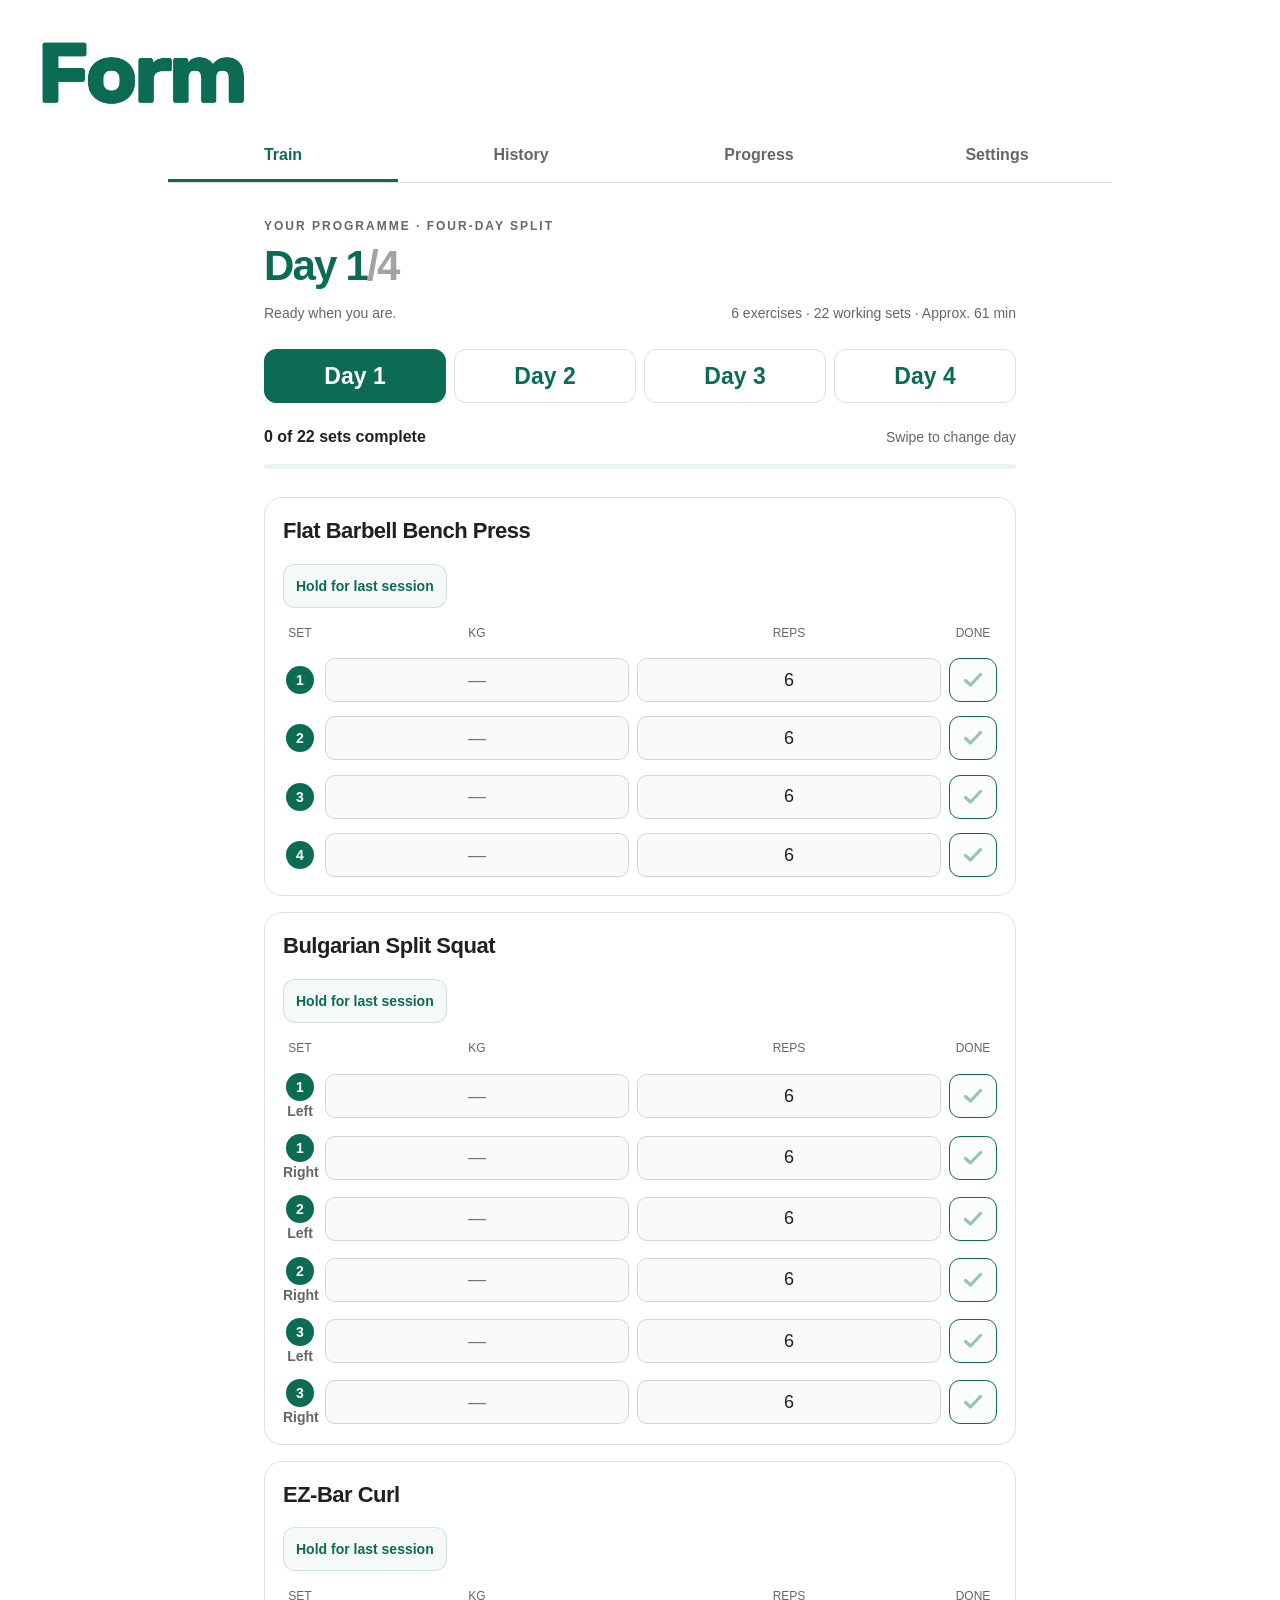
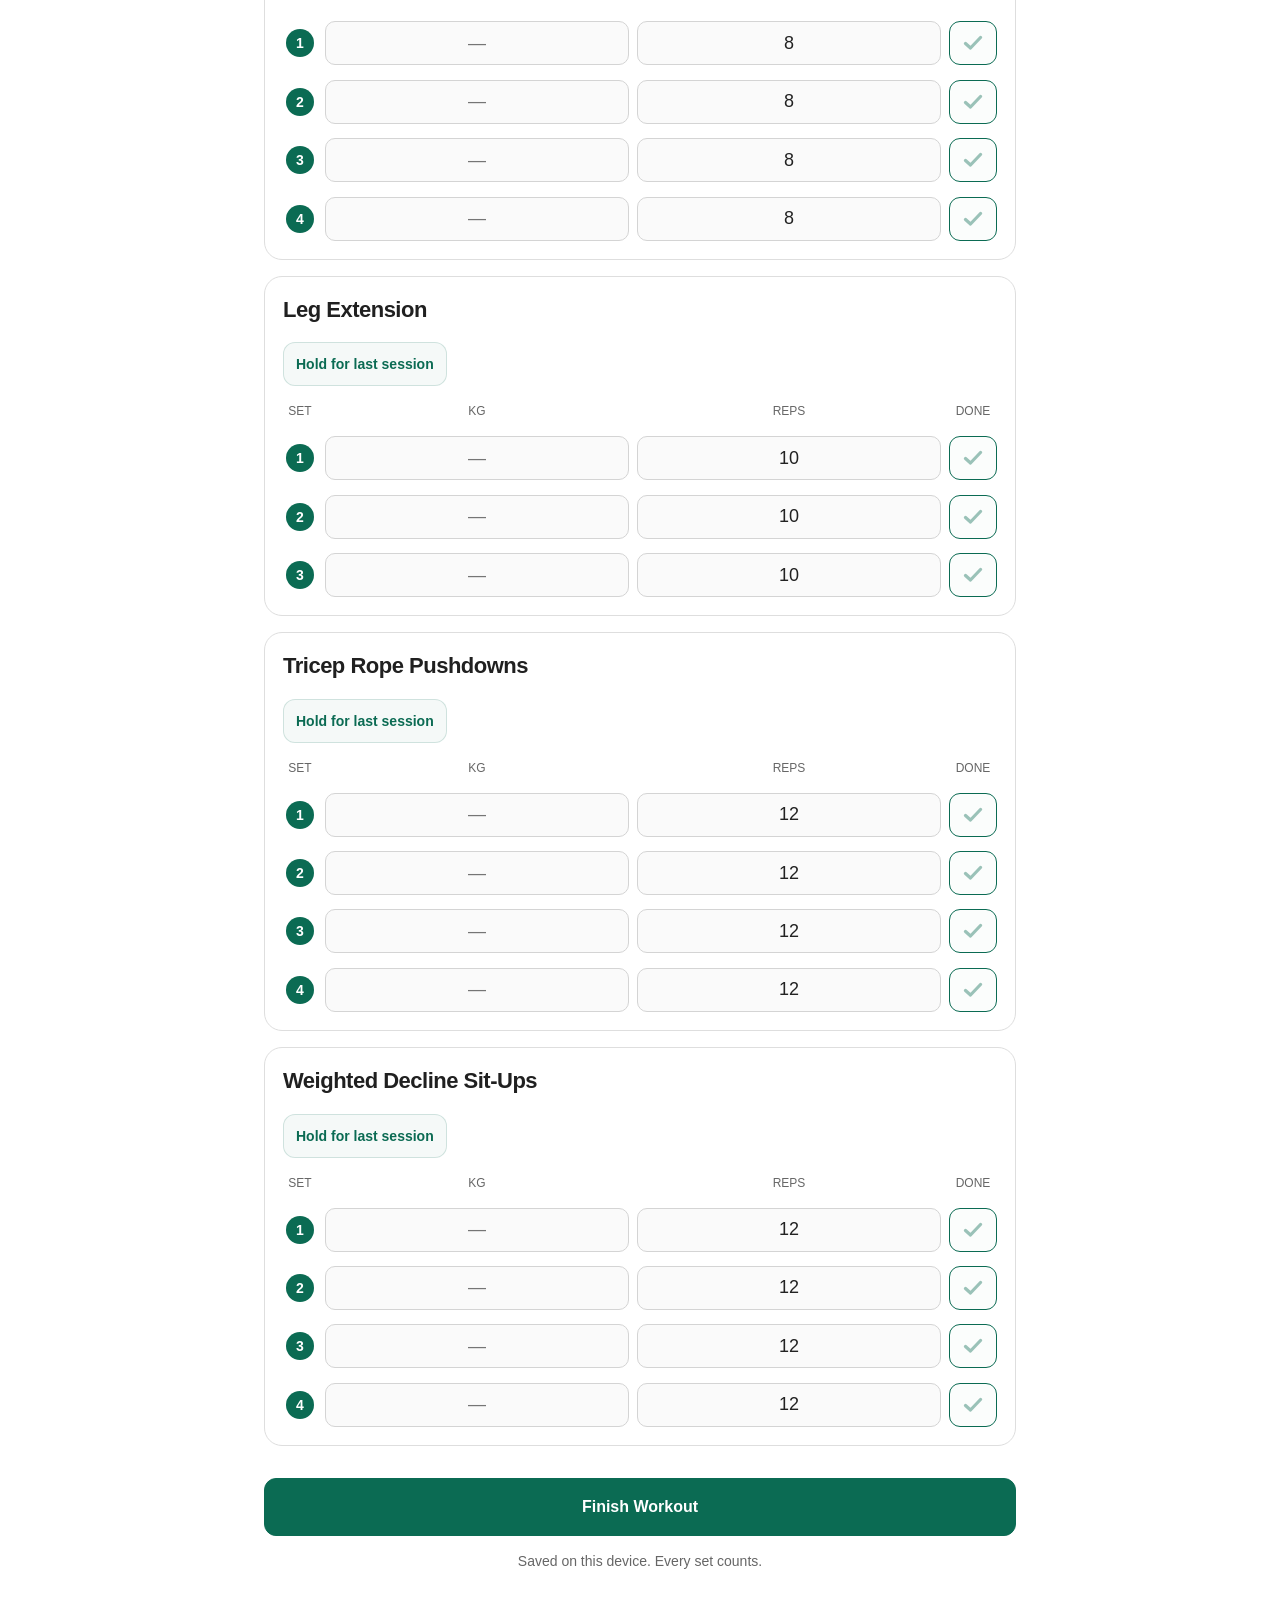
<file: index.html>
<!doctype html>
<html lang="en"><head><meta charset="utf-8"><meta name="viewport" content="width=device-width,initial-scale=1,viewport-fit=cover"><meta name="theme-color" content="#0B6B53"><meta name="apple-mobile-web-app-title" content="Form"><meta name="application-name" content="Form"><meta name="apple-mobile-web-app-capable" content="yes"><meta name="apple-mobile-web-app-status-bar-style" content="default"><meta name="description" content="Your four-day strength programme. Private, offline workout tracking."><title>Form · Workout tracker</title><link rel="manifest" href="./manifest.webmanifest?v=26"><link rel="icon" type="image/png" sizes="32x32" href="./favicon-32.png?v=17"><link rel="apple-touch-icon" sizes="180x180" href="./apple-touch-icon.png?v=17"><link rel="stylesheet" href="./style.css"><link rel="stylesheet" href="./brand.css?v=17"></head><body><header><a class="brand" href="./" aria-label="Form home"><img class="brand-logo" src="./form-wordmark.png?v=17" alt="Form" width="1200" height="371"></a></header><nav aria-label="Main"><button data-view="workout" class="selected"><span class="nav-label">Train</span></button><button data-view="history"><span class="nav-label">History</span></button><button data-view="progress"><span class="nav-label">Progress</span></button><button data-view="settings"><span class="nav-label">Settings</span></button></nav><main id="app"><p>Loading your programme…</p></main><aside id="timer" hidden aria-label="Rest timer"></aside><div id="notice" role="status"></div><dialog id="confirm"><h2>Finish this workout?</h2><p>Some sets are unfinished. Your completed work will be saved and your next workout will be ready.</p><div class="actions"><button id="keep">Keep training</button><button id="early" class="primary">Finish early</button></div></dialog><script type="module" src="./app.js"></script><section id="portrait-message" role="status" aria-live="polite" hidden><h2>Please turn your phone upright</h2><p>Form is designed for portrait use. Your workout and rest timer are preserved.</p></section></body></html>
</file>
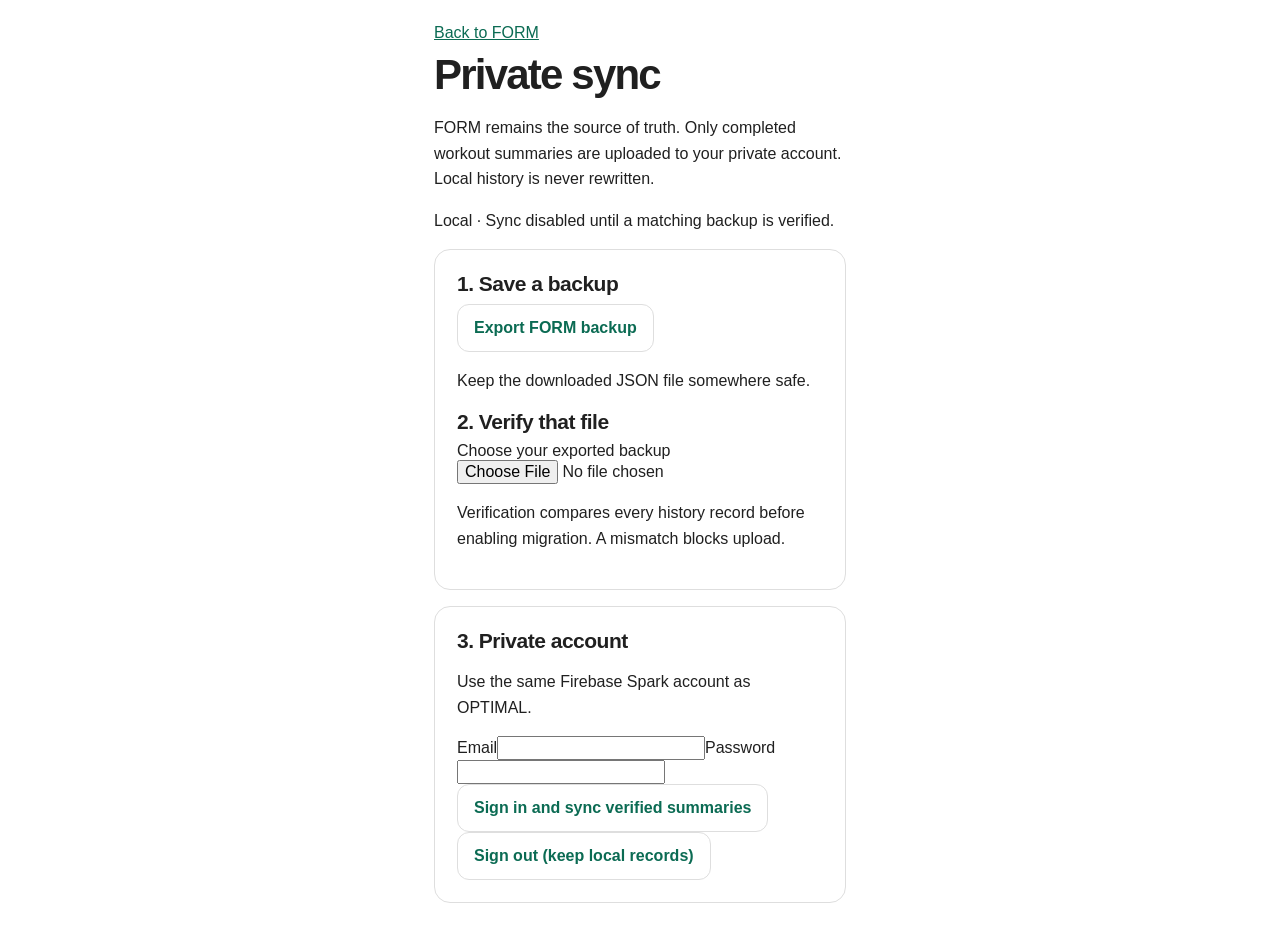
<file: sync.html>
<!doctype html><html lang="en"><head><meta charset="utf-8"><meta name="viewport" content="width=device-width,initial-scale=1"><title>FORM private sync</title><link rel="stylesheet" href="style.css"></head><body><main style="max-width:460px;margin:auto;padding:24px"><a href="./">Back to FORM</a><h1>Private sync</h1><p>FORM remains the source of truth. Only completed workout summaries are uploaded to your private account. Local history is never rewritten.</p><p id="sync-state" role="status">Local · sync disabled</p><section class="card"><h2>1. Save a backup</h2><button id="sync-export">Export FORM backup</button><p>Keep the downloaded JSON file somewhere safe.</p><h2>2. Verify that file</h2><label>Choose your exported backup<input id="verify-backup" type="file" accept="application/json,.json"></label><p>Verification compares every history record before enabling migration. A mismatch blocks upload.</p></section><section class="card"><h2>3. Private account</h2><p>Use the same Firebase Spark account as OPTIMAL.</p><form id="sync-login"><label>Email<input name="email" type="email" autocomplete="username" required></label><label>Password<input name="password" type="password" autocomplete="current-password" required></label><button>Sign in and sync verified summaries</button></form><button id="sync-signout">Sign out (keep local records)</button></section></main><script type="module" src="sync-page.js"></script></body></html>
</file>
<file: style.css>
:root{font-family:-apple-system,BlinkMacSystemFont,"Segoe UI",sans-serif;color:#202020;background:white;font-synthesis:none;--brand-green:#0B6B53;--brand-green-rgb:11,107,83;--light:rgba(var(--brand-green-rgb),.08);--line:#dedede}*{box-sizing:border-box}body{margin:0;padding-bottom:env(safe-area-inset-bottom)}button,input,select{font:inherit}button,a,input{touch-action:manipulation}button{cursor:pointer;border:1px solid var(--line);border-radius:12px;min-height:48px;padding:10px 16px;background:white;color:var(--brand-green);font-weight:600}button:hover{background:var(--light)}button:focus-visible,input:focus-visible,select:focus-visible,a:focus-visible{outline:3px solid var(--brand-green);outline-offset:3px}button.primary,.primary{background:var(--brand-green);color:white;border-color:var(--brand-green)}header{max-width:1000px;margin:auto;padding:28px 28px 20px;display:flex;align-items:center;justify-content:space-between}.brand{font-size:2.0rem;font-weight:800;letter-spacing:-1.7px;text-decoration:none;color:var(--brand-green)}.brand span{font-size:0.875rem;font-weight:500;letter-spacing:0;margin-left:12px;color:#666666}.private{font-size:0.6875rem;letter-spacing:1.8px;color:#666666}nav{display:flex;max-width:944px;margin:auto;border-bottom:1px solid var(--line);gap:18px}nav button{border:0;border-radius:0;background:none;color:#666666;padding:12px 8px}nav .selected{border-bottom:3px solid var(--brand-green);color:var(--brand-green)}main{max-width:800px;margin:36px auto;padding:0 24px 190px}.eyebrow{font-size:0.75rem;letter-spacing:2px;text-transform:uppercase;color:#666666;font-weight:700}h1{font-size:2.625rem;letter-spacing:-1.8px;margin:9px 0 12px}h2{font-size:1.3125rem;letter-spacing:-.5px;margin:0 0 8px}p{line-height:1.6} .muted,small{color:#666666;font-size:0.875rem}.day-tabs{display:grid;grid-template-columns:repeat(4,1fr);gap:8px;margin:25px 0}.day-tabs button{min-height:54px}.day-tabs .active{background:var(--brand-green);color:white;border-color:var(--brand-green)}.summary{display:flex;align-items:center;justify-content:space-between;gap:12px;margin-bottom:12px}.summary p{margin:0}.track{height:5px;border-radius:4px;background:var(--light);margin:18px 0 28px;overflow:hidden}.track span{display:block;height:100%;background:var(--brand-green)}.exercise{border:1px solid var(--line);border-radius:18px;margin:16px 0;padding:22px}.exercise-head{display:flex;gap:15px;margin-bottom:18px}.number{font-size:0.875rem;color:#808080;padding-top:4px;min-width:24px}.exercise h2{font-size:1.1875rem;line-height:1.35}.exercise-head p{margin:5px 0}.recommendation{background:var(--light);border-radius:8px;padding:10px 12px;font-size:0.875rem;margin:10px 0 16px;line-height:1.5}.set-grid{display:grid;grid-template-columns:40px minmax(60px,1fr) minmax(60px,1fr) 58px;gap:10px;align-items:center;margin:10px 0}.set-grid.labels{color:#666666;font-size:0.75rem;margin-bottom:0}.set-grid input{width:100%;min-height:48px;border:1px solid #d4d4d4;border-radius:10px;text-align:center;background:#fafafa;color:#222222;font-size:1.125rem}.set-grid .done{background:var(--brand-green);color:white;border-color:var(--brand-green)}.previous{font-size:0.75rem;display:block;margin:5px 0 0;text-align:center;color:#666666}.set-name{font-size:0.875rem;font-weight:600}.set-block{padding:2px 0 8px;border-bottom:1px solid #eeeeee}.set-block:last-child{border:0}.finish{width:100%;min-height:58px;margin-top:16px}.actions{display:flex;gap:8px;flex-wrap:wrap}.card{border:1px solid var(--line);border-radius:16px;padding:22px;margin:16px 0}.card summary{cursor:pointer;font-weight:600;line-height:1.5;min-height:44px}.history-ex{padding:12px 0;border-top:1px solid var(--line)}.history-ex h3{font-size:1.0rem;margin:4px 0 8px}.history-ex p{font-size:0.875rem;margin:4px 0}.badge{display:inline-block;background:var(--light);color:var(--brand-green);padding:5px 9px;border-radius:6px;font-size:0.75rem;margin-left:8px}.setting{display:flex;align-items:center;justify-content:space-between;gap:14px;padding:13px 0;border-bottom:1px solid var(--line);font-size:0.875rem}.setting input{width:82px;min-height:46px;border:1px solid var(--line);border-radius:9px;text-align:center}.setting span{flex:1}#timer{position:fixed;bottom:max(16px,env(safe-area-inset-bottom));left:50%;transform:translateX(-50%);width:min(752px,calc(100% - 24px));background:var(--brand-green);color:white;padding:18px 20px;border-radius:19px;box-shadow:0 8px 40px rgba(var(--brand-green-rgb),.20);z-index:5}#timer .timer-top{display:flex;justify-content:space-between;align-items:center;margin-bottom:10px}#timer strong{font-size:2.0rem;font-variant-numeric:tabular-nums}#timer button{background:#ffffff12;color:white;border-color:#ffffff35;min-height:44px;padding:7px 13px}#timer .actions{display:grid;grid-template-columns:repeat(4,1fr);gap:7px}#notice{position:fixed;top:12px;left:50%;transform:translateX(-50%);background:var(--brand-green);color:white;border-radius:10px;padding:12px 18px;max-width:90%;z-index:10}#notice:empty{display:none}dialog{border:0;border-radius:20px;padding:28px;max-width:calc(100% - 32px);width:440px;box-shadow:0 12px 50px #0002}dialog::backdrop{background:rgba(var(--brand-green-rgb),.40)}.chart{display:flex;height:96px;align-items:flex-end;gap:8px;border-bottom:1px solid var(--line);margin:18px 0}.bar{background:var(--brand-green);flex:1;max-width:48px;min-height:3px;border-radius:5px 5px 0 0}.empty{padding:35px 0;color:#666666}.file{display:block;margin-top:12px}a{color:var(--brand-green)}@media (max-width:600px){header{padding:20px}.brand span{display:none}.private{font-size:0.625rem}nav{padding:0 16px;gap:20px}main{margin:28px auto;padding:0 16px 190px}h1{font-size:2.25rem}.exercise{padding:17px 14px}.exercise-head{gap:8px}.set-grid{gap:8px;grid-template-columns:34px minmax(60px,1fr) minmax(60px,1fr) 52px}#timer{padding:14px}#timer button{font-size:0.875rem;padding:7px}.summary{align-items:flex-start}.summary p{font-size:0.875rem}}@media (prefers-reduced-motion:no-preference){button{transition:background .15s}}

nav{display:grid;grid-template-columns:repeat(4,minmax(0,1fr));gap:8px}nav button{min-width:0;overflow-wrap:anywhere}.summary{flex-wrap:wrap}.set-grid label,.exercise-head>div{min-width:0}.set-grid input{min-width:0}.previous,.set-name small{overflow-wrap:anywhere}.set-name small{display:inline-block;max-width:100%}.timer-top>span{min-width:0;overflow-wrap:anywhere}#timer button{min-width:0;overflow-wrap:anywhere}.brand{white-space:nowrap}.private{text-align:right}@media (max-width:350px){header{gap:12px}#timer .actions{grid-template-columns:repeat(2,minmax(0,1fr))}.set-grid{grid-template-columns:30px minmax(0,1fr) minmax(0,1fr) 48px;gap:6px}}

.day-tabs{grid-template-columns:repeat(4,minmax(0,1fr))}.day-tabs button{min-width:0;padding:10px 4px;overflow-wrap:anywhere}.set-grid button{min-width:0;padding:10px 4px}.set-grid.labels span{overflow-wrap:anywhere}

.last-session-control{font-size:.875rem;min-height:48px;margin:4px 0 6px;padding:10px 14px;background:rgba(var(--brand-green-rgb),.04);color:var(--brand-green);border-color:rgba(var(--brand-green-rgb),.16);-webkit-touch-callout:none;-webkit-user-select:none;user-select:none;touch-action:none}.last-session-control[aria-expanded=true]{background:var(--brand-green);color:white}.last-session[hidden]{display:none}.last-session{border:1px solid rgba(var(--brand-green-rgb),.30);background:rgba(var(--brand-green-rgb),.04);border-radius:12px;padding:16px;margin:0 0 18px;overflow-wrap:anywhere}.last-session-title{display:flex;align-items:center;justify-content:space-between;gap:8px;flex-wrap:wrap}.last-session h3{font-size:1rem;margin:0}.last-session-title .badge{margin:0}.last-session>p.muted{margin:8px 0 12px}.last-session-set{padding:10px 0;border-top:1px solid rgba(var(--brand-green-rgb),.14);font-size:.875rem}.last-session-set p{margin:5px 0;line-height:1.6}.arm-label{font-weight:600}.set-status{display:inline-block;font-size:.75rem;border:1px solid rgba(var(--brand-green-rgb),.24);border-radius:5px;padding:1px 6px;margin-left:4px}.last-session-advice{border-top:1px solid rgba(var(--brand-green-rgb),.24);padding-top:12px;margin:8px 0 0;font-size:.875rem;font-weight:600}

.set-check{width:100%;min-width:44px!important;min-height:48px;border:1.5px solid var(--brand-green);border-radius:12px;background:rgba(var(--brand-green-rgb),.015);display:flex;align-items:center;justify-content:center;padding:10px 4px;color:var(--brand-green)}.set-check svg{width:25px;height:25px;opacity:.4}.set-check.done{background:var(--brand-green);color:white}.set-check.done svg{opacity:1}.set-grid.set-completed{background:rgba(var(--brand-green-rgb),.07);border-radius:12px;padding:7px 4px;margin-left:-4px;margin-right:-4px}.set-completed input{background:white}.programme-set-completed{border-bottom-color:rgba(var(--brand-green-rgb),.20)}.history-set-completed{background:rgba(var(--brand-green-rgb),.07);border-radius:7px;padding:4px 7px}.history-arm{display:block;margin:5px 0}.set-status{display:inline-flex;align-items:center;gap:5px;vertical-align:middle}.status-check{display:inline-flex;border:1px solid var(--brand-green);border-radius:4px;width:19px;height:19px;align-items:center;justify-content:center;color:var(--brand-green);flex-shrink:0}.status-check svg{width:15px;height:15px;opacity:.35}.set-status.completed .status-check{background:var(--brand-green);color:white}.set-status.completed svg{opacity:1}@media (prefers-reduced-motion:no-preference){.set-check.just-completed{animation:set-confirm .2s ease-out}.set-check.just-completed svg{animation:tick-confirm .2s ease-out}@keyframes set-confirm{0%{transform:scale(.94)}60%{transform:scale(1.05)}100%{transform:scale(1)}}@keyframes tick-confirm{0%{opacity:.1;transform:scale(.6)}100%{opacity:1;transform:scale(1)}}}

.last-session-control,.set-check{-webkit-tap-highlight-color:transparent}

.brand{display:flex;align-items:center;gap:0}.brand-logo{width:165px;height:45px;display:block;flex-shrink:0}@media (max-width:350px){.brand-logo{width:140px;height:auto}}

/* Compact exercise cards: inputs and completion buttons share grid row 1. */
.exercise{padding:14px;margin:12px 0}
.exercise-head{gap:10px;margin-bottom:14px}
.exercise h2{margin-bottom:4px}
.exercise-head p{margin:3px 0}
.last-session-control{min-height:44px;margin:2px 0;padding:8px 12px}
.recommendation{padding:8px 10px;margin:6px 0 10px}
.set-grid{grid-template-columns:34px minmax(0,1fr) minmax(0,1fr) 48px;column-gap:8px;row-gap:2px;margin:5px 0}
.set-grid>.set-name{grid-column:1;grid-row:1}
.set-grid>input[data-field=weight]{grid-column:2;grid-row:1}
.set-grid>input[data-field=reps]{grid-column:3;grid-row:1}
.set-grid>.set-check{grid-column:4;grid-row:1}
.set-grid input{height:44px;min-height:44px}
.set-grid .previous{margin:0;line-height:14px;grid-row:2}
.previous-weight{grid-column:2}.previous-reps{grid-column:3}
.set-block{padding:0 0 8px}

.set-grid.set-completed{padding:0;margin-left:0;margin-right:0}
.set-check{height:44px;min-height:44px;border-radius:11px;flex-direction:column;gap:0;padding:3px!important}
.set-check>svg{width:24px;height:24px}
.set-check.done{background:var(--brand-green);color:white}
.pb-badge{display:inline-flex;align-items:center;gap:2px;color:#936600;font-size:10px;font-weight:700;line-height:12px;white-space:nowrap;vertical-align:middle}
.pb-badge svg{width:12px;height:12px;opacity:1}
.set-check .pb-badge{color:#ffdc75}
.set-check:has(.pb-badge)>svg{width:20px;height:20px}
.status-check{color:var(--brand-green)}.set-status.completed .status-check{color:white}
@media (max-width:600px){.exercise{padding:14px}.exercise-head{gap:8px}.set-grid{column-gap:6px}}
@media (max-width:350px){.set-grid{grid-template-columns:28px minmax(0,1fr) minmax(0,1fr) 44px}}
@media (prefers-reduced-motion:no-preference){@keyframes set-confirm{from{transform:scale(.96)}to{transform:scale(1)}}}
@media (prefers-reduced-motion:reduce){.set-check,.set-check svg{animation:none!important;transition:none!important}}


/* Comfortable card headers; only repeated set rows are compacted. */
.exercise{padding:22px;margin:16px 0}
.exercise-head{gap:15px;margin-bottom:18px}
.exercise-head>div{display:flex;flex-direction:column;align-items:flex-start;gap:14px}
.exercise h2{margin:0}
.last-session-control{min-height:48px;margin:0;padding:10px 14px}
.recommendation{padding:10px 12px;margin:10px 0 16px}
.exercise{--set-row-gap:14.4px}
.set-block{display:grid;gap:var(--set-row-gap);padding:0;margin:0 0 var(--set-row-gap);border:0}
.set-grid:not(.labels){margin:0;row-gap:0;align-items:center}

@media (max-width:600px){.exercise{padding:17px 14px}.exercise-head{gap:8px}}

/* Equal spacing around column headings; repeated-row spacing is unchanged. */
.exercise .set-grid.labels{margin:18px 0;padding:0}

/* No trailing action or vacant row gap after the last recorded set. */
.exercise>.set-block:last-child{margin-bottom:0}

/* Let longer navigation labels use their natural width on narrow screens. */
nav button{white-space:nowrap;overflow-wrap:normal}
@media (max-width:600px){nav{grid-template-columns:repeat(4,auto);gap:4px}nav button{padding-left:4px;padding-right:4px}}
/* Keep the final control bottoms flush with the card's symmetric padding. */
.exercise>.set-block:last-child>.set-grid:last-child{align-items:end}

/* Share the title row with its number instead of aligning against the whole header. */
.exercise-head{display:grid;grid-template-columns:24px minmax(0,1fr);row-gap:14px;align-items:center}
.exercise-head>div{display:contents}
.exercise-head .number{grid-column:1;grid-row:1;align-self:center;padding:0;text-align:center;text-box-trim:trim-both;text-box-edge:cap alphabetic}
.exercise-head h2{grid-column:2;grid-row:1;text-box-trim:trim-both;text-box-edge:cap alphabetic}
.exercise-head .last-session-control{grid-column:2;grid-row:2;justify-self:start}
/* Both arm labels fit without enlarging the final row beyond the 44px controls. */
.exercise .set-grid{grid-template-columns:34px minmax(0,1fr) minmax(0,1fr) 48px}
.set-name{align-self:center;padding:0;line-height:1.2;text-align:center}
.set-name small{white-space:nowrap}
.exercise>.set-block:last-child>.set-grid:last-child{align-items:center}

/* Centre numeric values without native spinner space shifting the text. */
.set-grid input[type=number]{text-align:center;padding:0 4px;line-height:normal;appearance:textfield;-moz-appearance:textfield}
.set-grid input[type=number]::-webkit-inner-spin-button,.set-grid input[type=number]::-webkit-outer-spin-button{-webkit-appearance:none;margin:0}

/* Refined workout card hierarchy and aligned controls. */
.day-current{color:var(--brand-green)}.day-total{color:#a3a3a3}
.day-tabs button{font-size:1.125rem}
.exercise{--card-space:18px;padding:var(--card-space)}
.exercise-head{display:flex;flex-direction:column;align-items:flex-start;gap:var(--card-space);margin:0 0 var(--card-space)}
.exercise-head>div{display:contents}
.exercise h2{font-size:1.375rem;font-weight:700;font-style:normal;line-height:1.35}
.exercise-head .last-session-control{height:44px;min-height:44px;margin:0;padding:8px 12px}
.exercise .set-grid.labels{margin:0 0 var(--card-space);padding:0}
.exercise .set-grid.labels>span{text-align:center}
.exercise>.set-block{margin:0 0 var(--set-row-gap)}
.exercise>.set-block:last-child{margin-bottom:0}
.set-name{display:flex;flex-direction:column;align-items:center;justify-content:center;gap:2px}
.set-number{display:grid;place-items:center;width:28px;height:28px;border-radius:50%;background:var(--brand-green);color:white;font-size:.875rem;font-weight:700;line-height:1}
@media (max-width:600px){.exercise{padding:var(--card-space)}.exercise-head{gap:var(--card-space)}}


/* v17: the wordmark and content use the same container and inset. */
header{max-width:none;margin:0;padding:28px 28px 20px}
/* Enlarged header artwork; compensate PNG insets to preserve the approved visible top/left position. */
header .brand{width:min(328.509px,calc(87.285vw - 27.9312px));max-width:none}
.brand-logo{transform:translate(-15.0917875%, -5.4182704%)}
.day-tabs button{font-size:1.4375rem;padding:10px 2px;white-space:nowrap;min-width:0}
@media(max-width:600px){header{padding:20px}}
#portrait-message{position:fixed;inset:0;z-index:1000;background:white;color:var(--brand-green);padding:24px;display:flex;flex-direction:column;align-items:center;justify-content:center;text-align:center}
#portrait-message[hidden]{display:none}
.portrait-required{overflow:hidden}
.portrait-required body>header,.portrait-required body>nav,.portrait-required body>main,.portrait-required #timer,.portrait-required #confirm{visibility:hidden}

/* Equal visible whitespace above the wordmark and below it to navigation ink. */
header{--header-top:28px;--header-wordmark-width:min(328.509px,calc(87.285vw - 27.9312px));height:calc(2 * var(--header-top) + .27399758 * var(--header-wordmark-width) - 12px);padding-bottom:0;align-items:flex-start}
header .brand{width:var(--header-wordmark-width)}
nav button{display:flex;align-items:flex-start;justify-content:center;padding-top:12px}
nav .nav-label{display:block;text-box-trim:trim-both;text-box-edge:cap alphabetic}
@media(max-width:600px){header{--header-top:20px}}
</file>
<file: brand.css>
.brand{display:block;width:180px;max-width:55%;min-width:0}.brand .brand-logo{display:block;width:auto;height:auto;max-width:100%;object-fit:contain}
</file>
